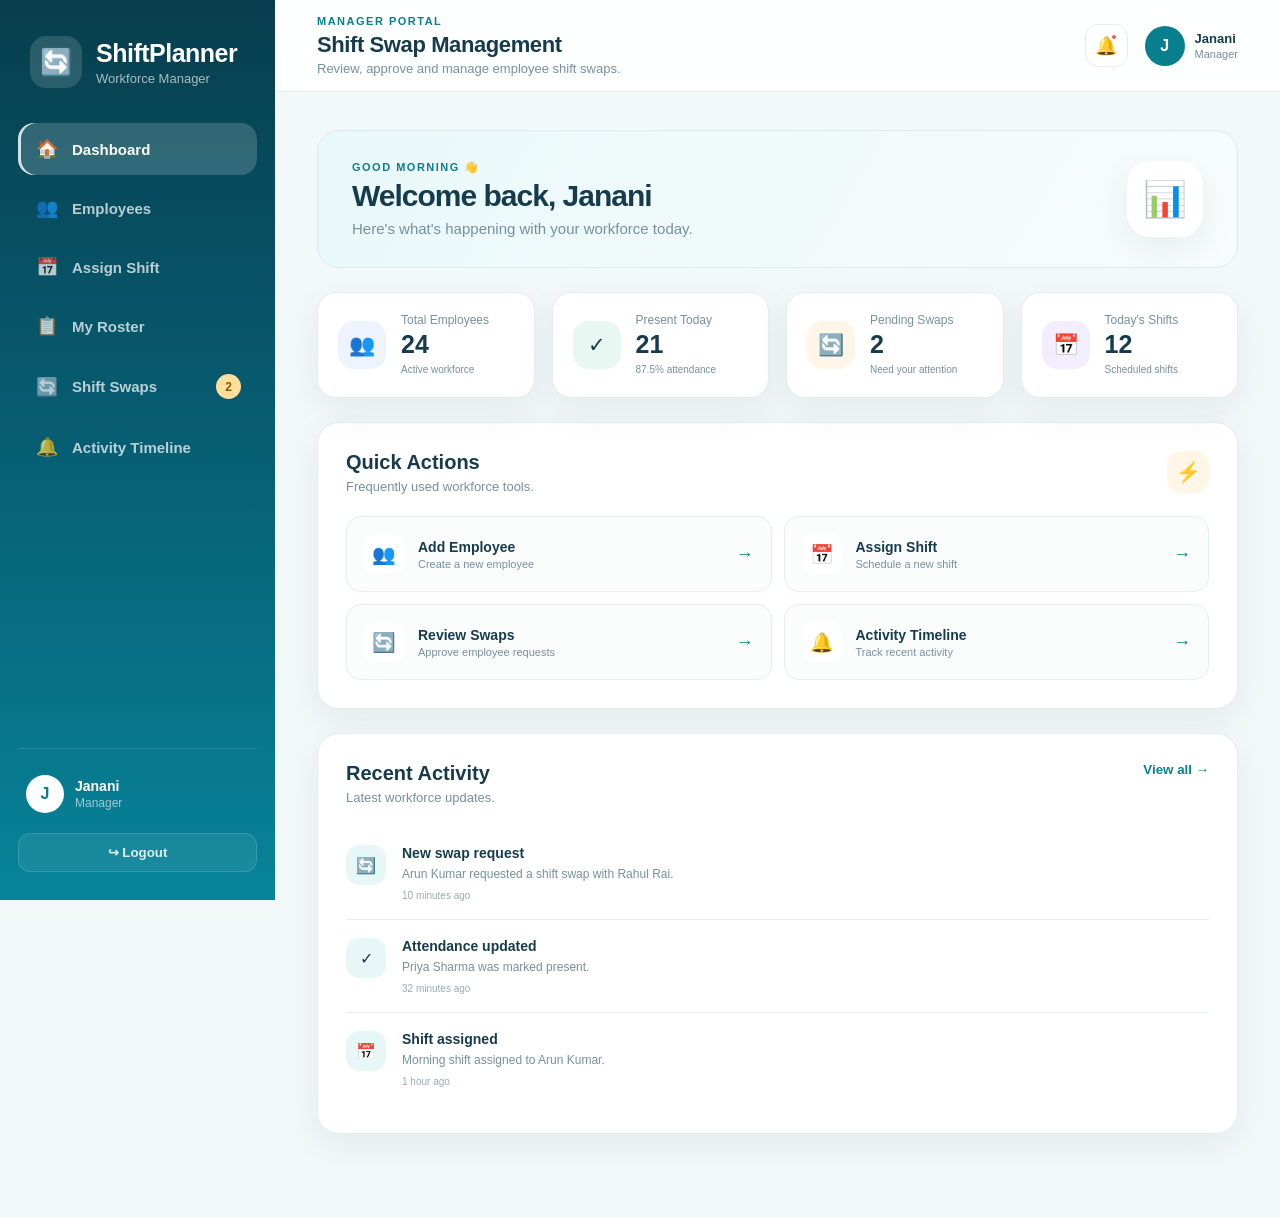
<file: src/main/resources/static/index.html>
<!DOCTYPE html>
<html lang="en">

<head>
    <meta charset="UTF-8">

    <meta
            name="viewport"
            content="width=device-width, initial-scale=1.0"
    >

    <title>ShiftPlanner | Manager Dashboard</title>

    <link rel="stylesheet" href="style.css">
</head>

<body>

<!-- =====================================================
     APP LAYOUT
===================================================== -->

<div class="app">

    <!-- =================================================
         SIDEBAR
    ================================================== -->

    <aside class="sidebar">

        <div class="brand">

            <div class="brand-logo">
                🔄
            </div>

            <div>
                <h1>ShiftPlanner</h1>
                <p>Workforce Manager</p>
            </div>

        </div>


        <!-- NAVIGATION -->

        <nav class="sidebar-nav">

            <button
                    class="nav-item active"
                    data-section="dashboard"
                    type="button"
            >
                <span class="nav-icon">🏠</span>
                <span>Dashboard</span>
            </button>


            <button
                    class="nav-item"
                    data-section="employees"
                    type="button"
            >
                <span class="nav-icon">👥</span>
                <span>Employees</span>
            </button>


            <button
                    class="nav-item"
                    data-section="assign"
                    type="button"
            >
                <span class="nav-icon">📅</span>
                <span>Assign Shift</span>
            </button>


            <button
                    class="nav-item"
                    data-section="roster"
                    type="button"
            >
                <span class="nav-icon">📋</span>
                <span>My Roster</span>
            </button>


            <button
                    class="nav-item"
                    data-section="swaps"
                    type="button"
            >
                <span class="nav-icon">🔄</span>

                <span>Shift Swaps</span>

                <span
                        class="nav-badge"
                        id="sidebarSwapCount"
                >
                    2
                </span>
            </button>


            <button
                    class="nav-item"
                    data-section="timeline"
                    type="button"
            >
                <span class="nav-icon">🔔</span>
                <span>Activity Timeline</span>
            </button>

        </nav>


        <!-- SIDEBAR BOTTOM -->

        <div class="sidebar-bottom">

            <div class="manager-mini">

                <div class="manager-avatar">
                    J
                </div>

                <div class="manager-info">
                    <strong>Janani</strong>
                    <span>Manager</span>
                </div>

            </div>


            <button
                    class="logout-btn"
                    id="logoutBtn"
                    type="button"
            >
                <span>↪</span>
                Logout
            </button>

        </div>

    </aside>



    <!-- =================================================
         MAIN CONTENT
    ================================================== -->

    <main class="main-content">

        <!-- TOPBAR -->

        <header class="topbar">

            <div class="mobile-menu" id="mobileMenu">
                ☰
            </div>

            <div class="topbar-title">

                <span class="eyebrow">
                    MANAGER PORTAL
                </span>

                <h2 id="pageTitle">
                    Shift Swap Management
                </h2>

                <p id="pageSubtitle">
                    Review, approve and manage employee shift swaps.
                </p>

            </div>


            <div class="topbar-actions">

                <button
                        class="icon-button"
                        id="notificationBtn"
                        type="button"
                        title="Notifications"
                >
                    🔔

                    <span
                            class="notification-dot"
                            id="notificationDot"
                    ></span>

                </button>


                <div class="profile-menu">

                    <div class="profile-avatar">
                        J
                    </div>

                    <div class="profile-text">
                        <strong>Janani</strong>
                        <span>Manager</span>
                    </div>

                </div>

            </div>

        </header>



        <!-- =================================================
             PAGE AREA
        ================================================== -->

        <section class="page-area">


            <!-- =============================================
                 DASHBOARD SECTION
            ============================================== -->

            <div
                    class="content-section active-section"
                    id="dashboardSection"
            >

                <div class="welcome-card">

                    <div>

                        <span class="eyebrow">
                            GOOD MORNING 👋
                        </span>

                        <h1>
                            Welcome back, Janani
                        </h1>

                        <p>
                            Here's what's happening with your workforce today.
                        </p>

                    </div>

                    <div class="welcome-icon">
                        📊
                    </div>

                </div>


                <!-- STATISTICS -->

                <div class="stats-grid">

                    <div class="stat-card">

                        <div class="stat-icon blue">
                            👥
                        </div>

                        <div>
                            <span>Total Employees</span>
                            <strong>24</strong>
                            <small>Active workforce</small>
                        </div>

                    </div>


                    <div class="stat-card">

                        <div class="stat-icon green">
                            ✓
                        </div>

                        <div>
                            <span>Present Today</span>
                            <strong>21</strong>
                            <small>87.5% attendance</small>
                        </div>

                    </div>


                    <div class="stat-card">

                        <div class="stat-icon orange">
                            🔄
                        </div>

                        <div>
                            <span>Pending Swaps</span>
                            <strong id="dashboardPendingCount">
                                2
                            </strong>
                            <small>Need your attention</small>
                        </div>

                    </div>


                    <div class="stat-card">

                        <div class="stat-icon purple">
                            📅
                        </div>

                        <div>
                            <span>Today's Shifts</span>
                            <strong>12</strong>
                            <small>Scheduled shifts</small>
                        </div>

                    </div>

                </div>



                <!-- QUICK ACTIONS -->

                <div class="panel">

                    <div class="panel-header">

                        <div>
                            <h3>Quick Actions</h3>

                            <p>
                                Frequently used workforce tools.
                            </p>
                        </div>

                        <span class="panel-icon">
                            ⚡
                        </span>

                    </div>


                    <div class="quick-actions">

                        <button
                                class="quick-action"
                                data-section-target="employees"
                                type="button"
                        >
                            <span>👥</span>

                            <div>
                                <strong>Add Employee</strong>
                                <small>
                                    Create a new employee
                                </small>
                            </div>

                            <b>→</b>
                        </button>


                        <button
                                class="quick-action"
                                data-section-target="assign"
                                type="button"
                        >
                            <span>📅</span>

                            <div>
                                <strong>Assign Shift</strong>
                                <small>
                                    Schedule a new shift
                                </small>
                            </div>

                            <b>→</b>
                        </button>


                        <button
                                class="quick-action"
                                data-section-target="swaps"
                                type="button"
                        >
                            <span>🔄</span>

                            <div>
                                <strong>Review Swaps</strong>
                                <small>
                                    Approve employee requests
                                </small>
                            </div>

                            <b>→</b>
                        </button>


                        <button
                                class="quick-action"
                                data-section-target="timeline"
                                type="button"
                        >
                            <span>🔔</span>

                            <div>
                                <strong>Activity Timeline</strong>
                                <small>
                                    Track recent activity
                                </small>
                            </div>

                            <b>→</b>
                        </button>

                    </div>

                </div>


                <!-- RECENT ACTIVITY -->

                <div class="panel">

                    <div class="panel-header">

                        <div>
                            <h3>Recent Activity</h3>
                            <p>Latest workforce updates.</p>
                        </div>

                        <button
                                class="text-button"
                                data-section-target="timeline"
                                type="button"
                        >
                            View all →
                        </button>

                    </div>

                    <div id="dashboardActivity"></div>

                </div>

            </div>



            <!-- =============================================
                 EMPLOYEES SECTION
            ============================================== -->

            <div
                    class="content-section"
                    id="employeesSection"
            >

                <div class="section-heading">

                    <div>
                        <span class="eyebrow">WORKFORCE</span>
                        <h1>Employees</h1>
                        <p>
                            Manage your workforce and attendance.
                        </p>
                    </div>

                    <button
                            class="primary-btn"
                            id="addEmployeeBtn"
                            type="button"
                    >
                        + Add Employee
                    </button>

                </div>


                <div class="panel">

                    <div class="employee-table">

                        <div class="employee-row table-heading">
                            <span>Name</span>
                            <span>Employee ID</span>
                            <span>Department</span>
                            <span>Status</span>
                            <span>Action</span>
                        </div>


                        <div class="employee-row">

                            <strong>Priya Sharma</strong>

                            <span>EMP002</span>

                            <span>Operations</span>

                            <span class="status present">
                                ● Present
                            </span>

                            <button
                                    class="small-btn danger"
                                    type="button"
                            >
                                Mark Absent
                            </button>

                        </div>


                        <div class="employee-row">

                            <strong>Rahul Rai</strong>

                            <span>EMP003</span>

                            <span>Support</span>

                            <span class="status absent">
                                ● Absent
                            </span>

                            <button
                                    class="small-btn success"
                                    type="button"
                            >
                                Mark Present
                            </button>

                        </div>


                        <div class="employee-row">

                            <strong>Arun Kumar</strong>

                            <span>EMP004</span>

                            <span>Production</span>

                            <span class="status present">
                                ● Present
                            </span>

                            <button
                                    class="small-btn danger"
                                    type="button"
                            >
                                Mark Absent
                            </button>

                        </div>

                    </div>

                </div>

            </div>



            <!-- =============================================
                 ASSIGN SHIFT SECTION
            ============================================== -->

            <div
                    class="content-section"
                    id="assignSection"
            >

                <div class="section-heading">

                    <div>
                        <span class="eyebrow">SCHEDULING</span>

                        <h1>Assign Shift</h1>

                        <p>
                            Schedule employees for upcoming shifts.
                        </p>
                    </div>

                </div>


                <div class="form-panel">

                    <div class="form-group">

                        <label>Employee</label>

                        <select id="assignEmployee">

                            <option>
                                Priya Sharma
                            </option>

                            <option>
                                Rahul Rai
                            </option>

                            <option>
                                Arun Kumar
                            </option>

                        </select>

                    </div>


                    <div class="form-group">

                        <label>Date</label>

                        <input
                                type="date"
                                id="assignDate"
                        >

                    </div>


                    <div class="form-group">

                        <label>Shift</label>

                        <select id="assignShift">

                            <option>
                                Morning
                            </option>

                            <option>
                                Afternoon
                            </option>

                            <option>
                                Night
                            </option>

                        </select>

                    </div>


                    <div class="form-group">

                        <label>Time</label>

                        <select id="assignTime">

                            <option>
                                06:00 - 14:00
                            </option>

                            <option>
                                14:00 - 22:00
                            </option>

                            <option>
                                22:00 - 06:00
                            </option>

                        </select>

                    </div>


                    <button
                            class="primary-btn"
                            id="assignShiftBtn"
                            type="button"
                    >
                        Assign Shift
                    </button>

                </div>

            </div>



            <!-- =============================================
                 ROSTER SECTION
            ============================================== -->

            <div
                    class="content-section"
                    id="rosterSection"
            >

                <div class="section-heading">

                    <div>
                        <span class="eyebrow">SCHEDULE</span>

                        <h1>My Roster</h1>

                        <p>
                            View today's workforce schedule.
                        </p>
                    </div>

                </div>


                <div class="roster-grid">

                    <div class="roster-card">

                        <span class="roster-day">
                            TODAY
                        </span>

                        <h3>Monday, 28 September</h3>

                        <div class="roster-shift">
                            <strong>Morning</strong>
                            <span>06:00 - 14:00</span>
                            <small>8 employees</small>
                        </div>

                        <div class="roster-shift">
                            <strong>Afternoon</strong>
                            <span>14:00 - 22:00</span>
                            <small>7 employees</small>
                        </div>

                        <div class="roster-shift">
                            <strong>Night</strong>
                            <span>22:00 - 06:00</span>
                            <small>5 employees</small>
                        </div>

                    </div>

                </div>

            </div>



            <!-- =============================================
                 SHIFT SWAPS SECTION
            ============================================== -->

            <div
                    class="content-section"
                    id="swapsSection"
            >

                <div class="section-heading">

                    <div>
                        <span class="eyebrow">
                            APPROVAL CENTER
                        </span>

                        <h1>
                            Shift Swap Management
                        </h1>

                        <p>
                            Review, approve or reject employee shift swaps.
                        </p>
                    </div>

                    <div class="approval-badge">
                        🔄
                        <span id="approvalCount">
                            2 Pending
                        </span>
                    </div>

                </div>


                <!-- SEARCH + FILTER -->

                <div class="filter-panel">

                    <div class="search-box">

                        <span>🔍</span>

                        <input
                                type="text"
                                id="swapSearch"
                                placeholder="Search employee or shift..."
                        >

                    </div>


                    <select id="swapFilter">

                        <option value="all">
                            All Requests
                        </option>

                        <option value="pending">
                            Pending
                        </option>

                        <option value="accepted">
                            Accepted
                        </option>

                        <option value="rejected">
                            Rejected
                        </option>

                    </select>

                </div>


                <!-- SWAP CARDS -->

                <div id="swapList"></div>

            </div>



            <!-- =============================================
                 TIMELINE SECTION
            ============================================== -->

            <div
                    class="content-section"
                    id="timelineSection"
            >

                <div class="section-heading">

                    <div>
                        <span class="eyebrow">
                            WORKFORCE ACTIVITY
                        </span>

                        <h1>
                            Activity Timeline
                        </h1>

                        <p>
                            Track important workforce events.
                        </p>
                    </div>

                </div>


                <div class="timeline-panel">

                    <div id="timelineList"></div>

                </div>

            </div>

        </section>

    </main>

</div>



<!-- =====================================================
     CONFIRMATION MODAL
===================================================== -->

<div
        class="modal-overlay"
        id="confirmModal"
>

    <div class="modal">

        <button
                class="modal-close"
                id="modalClose"
                type="button"
        >
            ×
        </button>


        <div
                class="modal-icon"
                id="modalIcon"
        >
            🔄
        </div>


        <h2 id="modalTitle">
            Confirm Action
        </h2>


        <p id="modalMessage">
            Are you sure?
        </p>


        <div class="modal-actions">

            <button
                    class="secondary-btn"
                    id="cancelModal"
                    type="button"
            >
                Cancel
            </button>


            <button
                    class="primary-btn"
                    id="confirmAction"
                    type="button"
            >
                Confirm
            </button>

        </div>

    </div>

</div>



<!-- =====================================================
     NOTIFICATION PANEL
===================================================== -->

<div
        class="notification-panel"
        id="notificationPanel"
>

    <div class="notification-header">

        <div>
            <strong>Notifications</strong>
            <span>Latest updates</span>
        </div>

        <button
                id="closeNotifications"
                type="button"
        >
            ×
        </button>

    </div>


    <div id="notificationList"></div>

</div>



<!-- =====================================================
     TOAST
===================================================== -->

<div
        class="toast"
        id="toast"
>

    <span id="toastIcon">
        ✓
    </span>

    <div>
        <strong id="toastTitle">
            Success
        </strong>

        <p id="toastMessage">
            Action completed.
        </p>
    </div>

</div>
<!-- =========================================================
     EMPLOYEE DASHBOARD
========================================================= -->

<section
        id="employeeDashboardSection"
        class="employee-dashboard-section"
>

    <!-- EMPLOYEE HEADER -->

    <div class="employee-welcome">

        <div>

            <span class="employee-label">
                EMPLOYEE PORTAL
            </span>

            <h1>
                Welcome back, Employee 👋
            </h1>

            <p>
                Manage your shifts, request swaps and track approvals.
            </p>

        </div>

        <div class="employee-profile">

            <div class="employee-avatar">
                EM
            </div>

            <div>
                <strong id="employeeDisplayName">
                    Employee
                </strong>

                <small>
                    Employee
                </small>
            </div>

        </div>

    </div>


    <!-- =====================================================
         EMPLOYEE QUICK CARDS
    ====================================================== -->

    <div class="employee-stats">

        <div class="employee-stat-card">

            <div class="employee-stat-icon">
                📅
            </div>

            <div>

                <span>Next Shift</span>

                <strong id="employeeNextShift">
                    Morning
                </strong>

            </div>

        </div>


        <div class="employee-stat-card">

            <div class="employee-stat-icon">
                🔄
            </div>

            <div>

                <span>My Requests</span>

                <strong id="employeeRequestCount">
                    0
                </strong>

            </div>

        </div>


        <div class="employee-stat-card">

            <div class="employee-stat-icon">
                ⏳
            </div>

            <div>

                <span>Pending</span>

                <strong id="employeePendingCount">
                    0
                </strong>

            </div>

        </div>


        <div class="employee-stat-card">

            <div class="employee-stat-icon">
                🔔
            </div>

            <div>

                <span>Notifications</span>

                <strong id="employeeNotificationCount">
                    0
                </strong>

            </div>

        </div>

    </div>


    <!-- =====================================================
         TODAY'S SHIFT
    ====================================================== -->

    <div class="employee-main-grid">

        <div class="employee-panel today-shift-panel">

            <div class="employee-panel-header">

                <div>

                    <span class="panel-kicker">
                        TODAY'S SCHEDULE
                    </span>

                    <h2>
                        My Shift
                    </h2>

                </div>

                <span class="shift-live-badge">
                    ● Scheduled
                </span>

            </div>


            <div class="today-shift-card">

                <div class="big-shift-icon">
                    🌅
                </div>

                <div>

                    <h3 id="todayShiftName">
                        Morning Shift
                    </h3>

                    <p id="todayShiftTime">
                        06:00 - 14:00
                    </p>

                    <span id="todayShiftDate">
                        28 September 2026
                    </span>

                </div>

            </div>

        </div>


        <!-- QUICK ACTIONS -->

        <div class="employee-panel">

            <div class="employee-panel-header">

                <div>

                    <span class="panel-kicker">
                        QUICK ACTIONS
                    </span>

                    <h2>
                        What would you like to do?
                    </h2>

                </div>

            </div>


            <div class="employee-actions">

                <button
                        type="button"
                        class="employee-action-btn"
                        id="viewRosterBtn"
                >

                    <span>📅</span>

                    <div>
                        <strong>View My Roster</strong>
                        <small>See all assigned shifts</small>
                    </div>

                </button>


                <button
                        type="button"
                        class="employee-action-btn"
                        id="requestSwapBtn"
                >

                    <span>🔄</span>

                    <div>
                        <strong>Request Shift Swap</strong>
                        <small>Ask a colleague to swap</small>
                    </div>

                </button>


                <button
                        type="button"
                        class="employee-action-btn"
                        id="viewRequestsBtn"
                >

                    <span>📨</span>

                    <div>
                        <strong>Swap Requests</strong>
                        <small>Accept or decline requests</small>
                    </div>

                </button>

            </div>

        </div>

    </div>


    <!-- =====================================================
         MY ROSTER
    ====================================================== -->

    <div
            class="employee-panel"
            id="employeeRosterPanel"
    >

        <div class="employee-panel-header">

            <div>

                <span class="panel-kicker">
                    MY SCHEDULE
                </span>

                <h2>
                    My Roster
                </h2>

            </div>

        </div>


        <div class="employee-table-wrapper">

            <table class="employee-table">

                <thead>

                <tr>

                    <th>Date</th>

                    <th>Shift</th>

                    <th>Time</th>

                    <th>Status</th>

                </tr>

                </thead>

                <tbody id="employeeRosterBody">

                </tbody>

            </table>

        </div>

    </div>


    <!-- =====================================================
         REQUEST SWAP
    ====================================================== -->

    <div
            class="employee-panel"
            id="employeeSwapPanel"
    >

        <div class="employee-panel-header">

            <div>

                <span class="panel-kicker">
                    SHIFT MANAGEMENT
                </span>

                <h2>
                    Request a Shift Swap
                </h2>

            </div>

        </div>


        <div class="swap-form-grid">

            <div class="employee-form-group">

                <label>
                    My Shift
                </label>

                <select id="employeeShiftSelect">

                </select>

            </div>


            <div class="employee-form-group">

                <label>
                    Swap With
                </label>

                <select id="employeeColleagueSelect">

                </select>

            </div>


            <div class="employee-form-group full-width">

                <label>
                    Reason
                </label>

                <textarea
                        id="employeeSwapReason"
                        rows="4"
                        placeholder="Enter the reason for requesting this swap..."
                ></textarea>

            </div>

        </div>


        <button
                type="button"
                class="employee-primary-btn"
                id="sendSwapRequestBtn"
        >
            🔄 Send Swap Request
        </button>


        <p
                id="employeeSwapMessage"
                class="employee-message"
        ></p>

    </div>


    <!-- =====================================================
         INCOMING REQUESTS
    ====================================================== -->

    <div
            class="employee-panel"
            id="incomingRequestsPanel"
    >

        <div class="employee-panel-header">

            <div>

                <span class="panel-kicker">
                    COLLEAGUE REQUESTS
                </span>

                <h2>
                    Incoming Swap Requests
                </h2>

            </div>

        </div>


        <div id="incomingSwapList">

        </div>

    </div>


    <!-- =====================================================
         MY SWAP REQUESTS
    ====================================================== -->

    <div class="employee-panel">

        <div class="employee-panel-header">

            <div>

                <span class="panel-kicker">
                    TRACKING
                </span>

                <h2>
                    My Swap Requests
                </h2>

            </div>

        </div>


        <div id="myEmployeeSwapList">

        </div>

    </div>


    <!-- =====================================================
         EMPLOYEE ACTIVITY
    ====================================================== -->

    <div class="employee-panel">

        <div class="employee-panel-header">

            <div>

                <span class="panel-kicker">
                    RECENT ACTIVITY
                </span>

                <h2>
                    My Activity
                </h2>

            </div>

        </div>


        <div id="employeeActivityList">

        </div>

    </div>


    <!-- LOGOUT -->

    <div class="employee-logout-area">

        <button
                type="button"
                id="employeeLogoutBtn"
                class="employee-logout-btn"
        >
            🚪 Logout
        </button>

    </div>

</section>



<script src="app.js"></script>

</body>
</html>
</file>
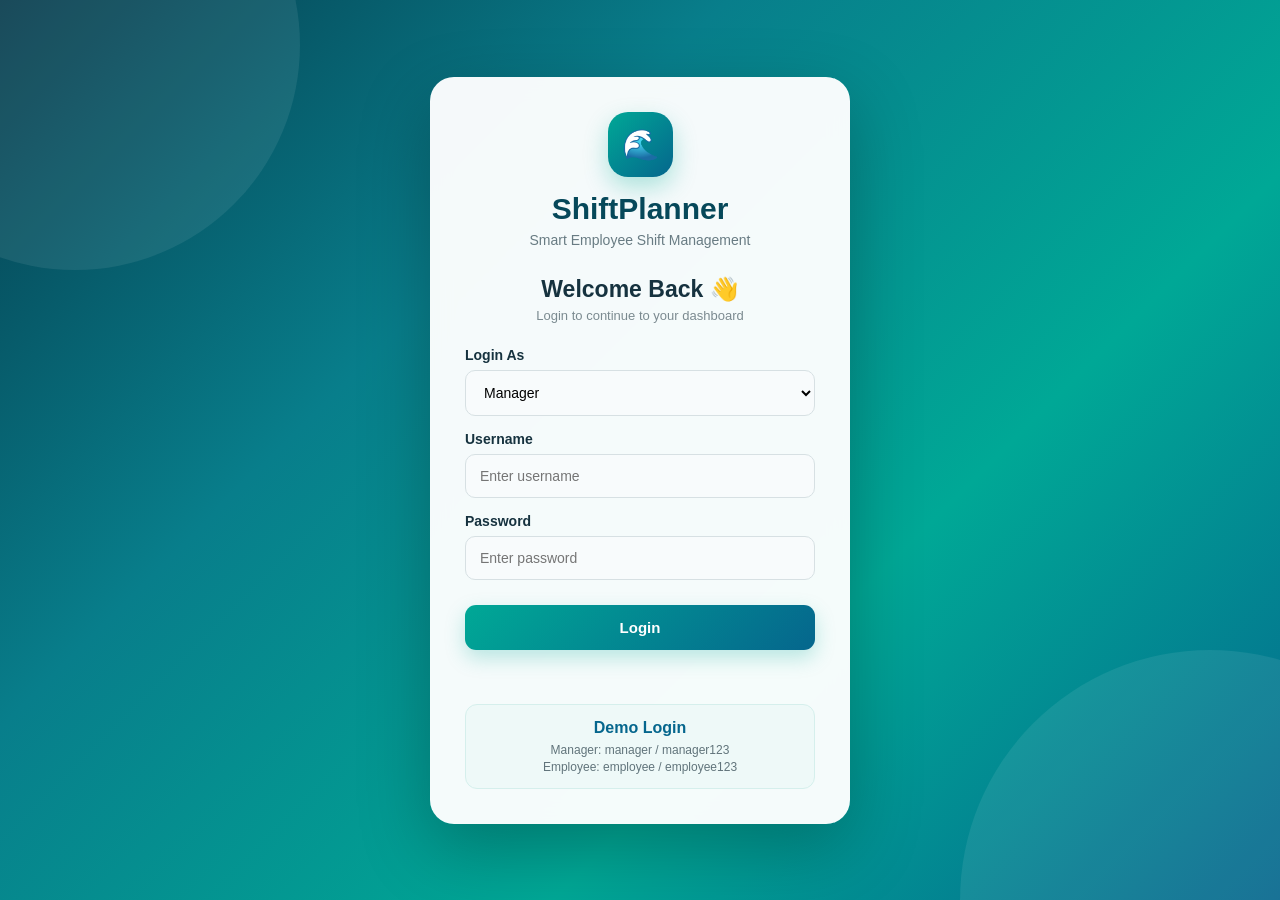
<file: src/main/resources/static/login.html>
<!DOCTYPE html>
<html lang="en">
<head>
    <meta charset="UTF-8">

    <meta
            name="viewport"
            content="width=device-width, initial-scale=1.0"
    >

    <title>ShiftPlanner - Login</title>

    <link
            rel="stylesheet"
            href="login.css"
    >
</head>

<body>

<div class="login-page">

    <div class="login-background"></div>

    <div class="login-card">

        <div class="brand-section">

            <div class="brand-icon">
                🌊
            </div>

            <h1>ShiftPlanner</h1>

            <p>
                Smart Employee Shift Management
            </p>

        </div>


        <div class="login-form">

            <h2>Welcome Back 👋</h2>

            <p class="login-subtitle">
                Login to continue to your dashboard
            </p>


            <label for="role">
                Login As
            </label>

            <select id="role">

                <option value="manager">
                    Manager
                </option>

                <option value="employee">
                    Employee
                </option>

            </select>


            <label for="username">
                Username
            </label>

            <input
                    type="text"
                    id="username"
                    placeholder="Enter username"
                    autocomplete="username"
            >


            <label for="password">
                Password
            </label>

            <input
                    type="password"
                    id="password"
                    placeholder="Enter password"
                    autocomplete="current-password"
            >


            <button
                    id="loginButton"
                    type="button"
            >
                Login
            </button>


            <p
                    id="loginMessage"
                    class="login-message"
            ></p>


            <div class="demo-login">

                <p>Demo Login</p>

                <span>
                    Manager: manager / manager123
                </span>

                <span>
                    Employee: employee / employee123
                </span>

            </div>

        </div>

    </div>

</div>

<script src="login.js"></script>

</body>
</html>
</file>
<file: src/main/resources/static/style.css>
/* =========================================================
   SHIFTP LANNER
   PROFESSIONAL WORKFORCE MANAGEMENT UI
========================================================= */

* {
    margin: 0;
    padding: 0;
    box-sizing: border-box;
}

:root {

    --primary: #087f8c;
    --primary-dark: #075c68;
    --primary-light: #e7f7f8;

    --text: #163b4d;
    --text-light: #78909c;

    --white: #ffffff;

    --background: #f3f8f9;
    --surface: #ffffff;
    --border: #e4edef;

    --green: #008f72;
    --green-bg: #e7f8f3;

    --red: #d62f2f;
    --red-bg: #fff0f0;

    --orange: #d98216;
    --orange-bg: #fff6e7;

    --blue: #3677d8;
    --blue-bg: #edf4ff;

    --purple: #7755c7;
    --purple-bg: #f2edff;

    --shadow:
            0 12px 35px rgba(18, 66, 80, 0.07);

    --radius: 22px;
}

html {
    scroll-behavior: smooth;
}

body {

    font-family:
            Inter,
            "Segoe UI",
            Arial,
            sans-serif;

    background: var(--background);

    color: var(--text);

    min-height: 100vh;
}


/* =========================================================
   APP
========================================================= */

.app {
    display: flex;
    min-height: 100vh;
}


/* =========================================================
   SIDEBAR
========================================================= */

.sidebar {

    width: 275px;

    min-height: 100vh;

    background:
            linear-gradient(
                    180deg,
                    #073e4d 0%,
                    #075d72 48%,
                    #07849a 100%
            );

    color: white;

    padding: 28px 18px;

    display: flex;

    flex-direction: column;

    position: fixed;

    left: 0;
    top: 0;
    bottom: 0;

    z-index: 100;
}


/* BRAND */

.brand {

    display: flex;

    align-items: center;

    gap: 14px;

    padding: 8px 12px 35px;
}

.brand-logo {

    width: 52px;
    height: 52px;

    border-radius: 16px;

    display: flex;

    align-items: center;
    justify-content: center;

    background: rgba(255,255,255,0.14);

    font-size: 26px;
}

.brand h1 {

    font-size: 25px;

    font-weight: 800;

    letter-spacing: -0.5px;
}

.brand p {

    font-size: 13px;

    color: rgba(255,255,255,0.65);

    margin-top: 3px;
}


/* NAV */

.sidebar-nav {

    display: flex;

    flex-direction: column;

    gap: 7px;
}

.nav-item {

    width: 100%;

    border: none;

    background: transparent;

    color: rgba(255,255,255,0.72);

    padding: 15px 16px;

    border-radius: 16px;

    display: flex;

    align-items: center;

    gap: 13px;

    font-size: 15px;

    font-weight: 600;

    cursor: pointer;

    text-align: left;

    transition: 0.25s ease;
}

.nav-item:hover {

    background: rgba(255,255,255,0.10);

    color: white;

    transform: translateX(2px);
}

.nav-item.active {

    background: rgba(255,255,255,0.17);

    color: white;

    box-shadow:
            inset 3px 0 0 rgba(255,255,255,0.8);
}

.nav-icon {

    width: 25px;

    text-align: center;

    font-size: 18px;
}

.nav-badge {

    margin-left: auto;

    background: #ffdf9b;

    color: #895900;

    min-width: 25px;

    height: 25px;

    border-radius: 20px;

    display: flex;

    align-items: center;

    justify-content: center;

    font-size: 12px;

    font-weight: 800;
}


/* SIDEBAR BOTTOM */

.sidebar-bottom {

    margin-top: auto;

    border-top: 1px solid rgba(255,255,255,0.12);

    padding-top: 18px;
}

.manager-mini {

    display: flex;

    align-items: center;

    gap: 11px;

    padding: 8px;
}

.manager-avatar {

    width: 38px;
    height: 38px;

    border-radius: 50%;

    background: white;

    color: var(--primary);

    display: flex;

    align-items: center;

    justify-content: center;

    font-weight: 800;
}

.manager-info {

    display: flex;

    flex-direction: column;

    gap: 2px;
}

.manager-info strong {
    font-size: 14px;
}

.manager-info span {

    font-size: 12px;

    color: rgba(255,255,255,0.6);
}

.logout-btn {

    width: 100%;

    border: 1px solid rgba(255,255,255,0.14);

    background: rgba(255,255,255,0.07);

    color: rgba(255,255,255,0.85);

    border-radius: 12px;

    padding: 11px;

    margin-top: 12px;

    cursor: pointer;

    font-weight: 600;

    transition: 0.2s;
}

.logout-btn:hover {

    background: rgba(255,255,255,0.14);

    color: white;
}


/* =========================================================
   MAIN CONTENT
========================================================= */

.main-content {

    margin-left: 275px;

    width: calc(100% - 275px);

    min-height: 100vh;
}


/* TOPBAR */

.topbar {

    height: 92px;

    padding: 20px 42px;

    display: flex;

    align-items: center;

    justify-content: space-between;

    background: rgba(255,255,255,0.88);

    backdrop-filter: blur(15px);

    border-bottom: 1px solid var(--border);

    position: sticky;

    top: 0;

    z-index: 50;
}

.eyebrow {

    display: block;

    color: var(--primary);

    font-size: 11px;

    font-weight: 800;

    letter-spacing: 1.5px;

    margin-bottom: 5px;
}

.topbar-title h2 {

    font-size: 22px;

    font-weight: 800;

    letter-spacing: -0.4px;
}

.topbar-title p {

    color: var(--text-light);

    font-size: 13px;

    margin-top: 3px;
}

.topbar-actions {

    display: flex;

    align-items: center;

    gap: 17px;
}

.icon-button {

    width: 43px;
    height: 43px;

    border: 1px solid var(--border);

    background: white;

    border-radius: 13px;

    cursor: pointer;

    position: relative;

    font-size: 18px;

    transition: 0.2s;
}

.icon-button:hover {

    background: var(--primary-light);

    border-color: #c9e9eb;
}

.notification-dot {

    position: absolute;

    width: 8px;
    height: 8px;

    background: #e85d5d;

    border-radius: 50%;

    top: 8px;
    right: 9px;

    border: 2px solid white;
}

.profile-menu {

    display: flex;

    align-items: center;

    gap: 10px;
}

.profile-avatar {

    width: 40px;
    height: 40px;

    border-radius: 50%;

    background: var(--primary);

    color: white;

    display: flex;

    align-items: center;
    justify-content: center;

    font-weight: 800;
}

.profile-text {

    display: flex;

    flex-direction: column;

    gap: 2px;
}

.profile-text strong {
    font-size: 13px;
}

.profile-text span {

    font-size: 11px;

    color: var(--text-light);
}

.mobile-menu {
    display: none;
}


/* =========================================================
   PAGE
========================================================= */

.page-area {

    max-width: 1450px;

    margin: auto;

    padding: 38px 42px 60px;
}


/* SECTIONS */

.content-section {
    display: none;
}

.active-section {
    display: block;
}


/* =========================================================
   WELCOME
========================================================= */

.welcome-card {

    background:
            linear-gradient(
                    120deg,
                    #e9f8f9,
                    #f8fcfc
            );

    border: 1px solid #d7edef;

    border-radius: var(--radius);

    padding: 30px 34px;

    display: flex;

    justify-content: space-between;

    align-items: center;

    margin-bottom: 24px;
}

.welcome-card h1 {

    font-size: 30px;

    letter-spacing: -1px;

    margin-bottom: 7px;
}

.welcome-card p {

    color: var(--text-light);

    font-size: 15px;
}

.welcome-icon {

    width: 76px;
    height: 76px;

    border-radius: 23px;

    background: white;

    display: flex;

    align-items: center;
    justify-content: center;

    font-size: 35px;

    box-shadow: var(--shadow);
}


/* =========================================================
   STATS
========================================================= */

.stats-grid {

    display: grid;

    grid-template-columns:
        repeat(4, 1fr);

    gap: 17px;

    margin-bottom: 24px;
}

.stat-card {

    background: white;

    border: 1px solid var(--border);

    border-radius: 19px;

    padding: 20px;

    display: flex;

    align-items: center;

    gap: 15px;

    box-shadow: var(--shadow);

    transition: 0.2s;
}

.stat-card:hover {

    transform: translateY(-3px);

    box-shadow:
            0 16px 40px rgba(18,66,80,0.10);
}

.stat-icon {

    width: 48px;
    height: 48px;

    border-radius: 15px;

    display: flex;

    align-items: center;
    justify-content: center;

    font-size: 21px;

    flex-shrink: 0;
}

.stat-icon.blue {
    background: var(--blue-bg);
}

.stat-icon.green {
    background: var(--green-bg);
}

.stat-icon.orange {
    background: var(--orange-bg);
}

.stat-icon.purple {
    background: var(--purple-bg);
}

.stat-card span {

    display: block;

    color: var(--text-light);

    font-size: 12px;

    margin-bottom: 3px;
}

.stat-card strong {

    display: block;

    font-size: 25px;
}

.stat-card small {

    color: var(--text-light);

    font-size: 10px;
}


/* =========================================================
   PANELS
========================================================= */

.panel {

    background: white;

    border: 1px solid var(--border);

    border-radius: var(--radius);

    padding: 28px;

    box-shadow: var(--shadow);

    margin-bottom: 24px;
}

.panel-header {

    display: flex;

    justify-content: space-between;

    align-items: flex-start;

    margin-bottom: 22px;
}

.panel-header h3 {

    font-size: 20px;

    margin-bottom: 5px;
}

.panel-header p {

    color: var(--text-light);

    font-size: 13px;
}

.panel-icon {

    width: 42px;
    height: 42px;

    border-radius: 13px;

    background: var(--orange-bg);

    display: flex;

    align-items: center;
    justify-content: center;

    font-size: 20px;
}


/* QUICK ACTIONS */

.quick-actions {

    display: grid;

    grid-template-columns:
        repeat(2, 1fr);

    gap: 12px;
}

.quick-action {

    border: 1px solid var(--border);

    background: #fbfdfd;

    border-radius: 15px;

    padding: 17px;

    display: flex;

    align-items: center;

    gap: 14px;

    cursor: pointer;

    text-align: left;

    color: var(--text);

    transition: 0.2s;
}

.quick-action:hover {

    border-color: #c4e4e7;

    background: var(--primary-light);

    transform: translateY(-2px);
}

.quick-action > span {

    width: 40px;
    height: 40px;

    border-radius: 12px;

    display: flex;

    align-items: center;
    justify-content: center;

    background: white;

    font-size: 19px;
}

.quick-action div {
    flex: 1;
}

.quick-action strong {

    display: block;

    font-size: 14px;
}

.quick-action small {

    color: var(--text-light);

    display: block;

    margin-top: 3px;

    font-size: 11px;
}

.quick-action b {

    color: var(--primary);

    font-size: 18px;
}


/* =========================================================
   SECTION HEADING
========================================================= */

.section-heading {

    display: flex;

    align-items: flex-end;

    justify-content: space-between;

    margin-bottom: 25px;
}

.section-heading h1 {

    font-size: 31px;

    letter-spacing: -1px;

    margin-bottom: 5px;
}

.section-heading p {

    color: var(--text-light);

    font-size: 14px;
}

.primary-btn,
.secondary-btn {

    border: none;

    border-radius: 12px;

    padding: 13px 21px;

    font-size: 14px;

    font-weight: 700;

    cursor: pointer;

    transition: 0.2s;
}

.primary-btn {

    background: var(--primary);

    color: white;

    box-shadow:
            0 7px 17px rgba(8,127,140,0.18);
}

.primary-btn:hover {

    background: var(--primary-dark);

    transform: translateY(-1px);
}

.secondary-btn {

    background: #f0f4f5;

    color: var(--text);
}

.secondary-btn:hover {

    background: #e4ebed;
}

.text-button {

    border: none;

    background: transparent;

    color: var(--primary);

    font-weight: 700;

    cursor: pointer;
}

.approval-badge {

    background: var(--orange-bg);

    color: var(--orange);

    padding: 11px 17px;

    border-radius: 30px;

    font-size: 13px;

    font-weight: 700;
}


/* =========================================================
   SWAP FILTER
========================================================= */

.filter-panel {

    background: white;

    border: 1px solid var(--border);

    border-radius: 18px;

    padding: 15px;

    display: flex;

    gap: 12px;

    margin-bottom: 20px;

    box-shadow: var(--shadow);
}

.search-box {

    flex: 1;

    border: 1px solid var(--border);

    border-radius: 11px;

    display: flex;

    align-items: center;

    padding: 0 13px;

    gap: 8px;
}

.search-box input {

    border: none;

    outline: none;

    width: 100%;

    padding: 11px 0;

    font-size: 14px;

    color: var(--text);

    background: transparent;
}

.filter-panel select {

    border: 1px solid var(--border);

    border-radius: 11px;

    padding: 0 15px;

    outline: none;

    color: var(--text);

    background: white;

    font-weight: 600;
}


/* =========================================================
   SWAP CARD
========================================================= */

.swap-card {

    background: white;

    border: 1px solid var(--border);

    border-radius: var(--radius);

    margin-bottom: 18px;

    padding: 25px;

    box-shadow: var(--shadow);

    transition: 0.25s;
}

.swap-card:hover {

    box-shadow:
            0 16px 40px rgba(18,66,80,0.10);

    transform: translateY(-2px);
}

.swap-header {

    display: flex;

    align-items: center;

    justify-content: space-between;

    gap: 15px;

    margin-bottom: 22px;
}

.swap-people {

    display: flex;

    align-items: center;

    gap: 13px;
}

.swap-person-avatar {

    width: 46px;
    height: 46px;

    border-radius: 14px;

    background: var(--primary-light);

    color: var(--primary);

    display: flex;

    align-items: center;
    justify-content: center;

    font-weight: 800;
}

.swap-person-name {

    font-size: 17px;

    font-weight: 800;
}

.swap-arrow {

    color: var(--primary);

    font-size: 20px;

    margin: 0 4px;
}


/* STATUS */

.swap-status {

    padding: 8px 14px;

    border-radius: 30px;

    font-size: 12px;

    font-weight: 800;
}

.status-pending {

    background: var(--orange-bg);

    color: var(--orange);
}

.status-accepted {

    background: var(--green-bg);

    color: var(--green);
}

.status-rejected {

    background: var(--red-bg);

    color: var(--red);
}


/* SWAP INFO */

.swap-info-grid {

    display: grid;

    grid-template-columns:
        repeat(4, 1fr);

    gap: 12px;

    margin-bottom: 20px;
}

.swap-info {

    background: #f7fafb;

    border: 1px solid #edf2f3;

    border-radius: 14px;

    padding: 15px;
}

.swap-info label {

    display: block;

    color: var(--text-light);

    font-size: 11px;

    text-transform: uppercase;

    letter-spacing: .6px;

    margin-bottom: 7px;
}

.swap-info strong {

    font-size: 14px;
}


/* APPROVAL TRACK */

.approval-track {

    display: flex;

    align-items: center;

    gap: 8px;

    margin-bottom: 20px;
}

.track-step {

    display: flex;

    align-items: center;

    gap: 7px;

    font-size: 12px;

    color: var(--text-light);
}

.track-dot {

    width: 25px;
    height: 25px;

    border-radius: 50%;

    display: flex;

    align-items: center;
    justify-content: center;

    background: #edf1f2;

    font-size: 11px;
}

.track-step.done {

    color: var(--green);

    font-weight: 700;
}

.track-step.done .track-dot {

    background: var(--green-bg);

    color: var(--green);
}

.track-line {

    flex: 1;

    height: 1px;

    background: #e1e8e9;

    max-width: 90px;
}


/* SWAP ACTIONS */

.swap-actions {

    border-top: 1px solid var(--border);

    padding-top: 18px;

    display: flex;

    align-items: center;

    justify-content: space-between;

    gap: 12px;
}

.swap-actions-left {

    color: var(--text-light);

    font-size: 12px;
}

.swap-buttons {

    display: flex;

    gap: 9px;
}

.accept-btn,
.reject-btn {

    border: none;

    padding: 11px 17px;

    border-radius: 11px;

    font-weight: 800;

    font-size: 13px;

    cursor: pointer;

    transition: 0.2s;
}

.accept-btn {

    background: var(--green-bg);

    color: var(--green);
}

.accept-btn:hover {

    background: var(--green);

    color: white;
}

.reject-btn {

    background: var(--red-bg);

    color: var(--red);
}

.reject-btn:hover {

    background: var(--red);

    color: white;
}


/* =========================================================
   EMPLOYEE TABLE
========================================================= */

.employee-table {
    width: 100%;
}

.employee-row {

    display: grid;

    grid-template-columns:
        1.4fr 1fr 1.2fr 1fr 1fr;

    align-items: center;

    gap: 15px;

    padding: 17px 10px;

    border-bottom: 1px solid var(--border);

    font-size: 13px;
}

.employee-row:last-child {
    border-bottom: none;
}

.table-heading {

    color: var(--text-light);

    font-size: 11px;

    text-transform: uppercase;

    font-weight: 800;

    letter-spacing: .6px;
}

.status.present {

    color: var(--green);

    font-weight: 700;
}

.status.absent {

    color: var(--red);

    font-weight: 700;
}

.small-btn {

    border: none;

    padding: 9px 12px;

    border-radius: 9px;

    font-size: 11px;

    font-weight: 700;

    cursor: pointer;
}

.small-btn.danger {

    color: var(--red);

    background: var(--red-bg);
}

.small-btn.success {

    color: var(--green);

    background: var(--green-bg);
}


/* =========================================================
   FORM
========================================================= */

.form-panel {

    background: white;

    border: 1px solid var(--border);

    border-radius: var(--radius);

    padding: 30px;

    box-shadow: var(--shadow);

    display: grid;

    grid-template-columns:
        repeat(2, 1fr);

    gap: 20px;
}

.form-group {

    display: flex;

    flex-direction: column;

    gap: 8px;
}

.form-group label {

    font-size: 12px;

    font-weight: 700;

    color: var(--text-light);
}

.form-group input,
.form-group select {

    border: 1px solid var(--border);

    border-radius: 11px;

    padding: 13px;

    outline: none;

    background: #fbfdfd;

    color: var(--text);

    font-size: 14px;
}

.form-group input:focus,
.form-group select:focus {

    border-color: var(--primary);

    box-shadow:
            0 0 0 3px rgba(8,127,140,0.08);
}

.form-panel > .primary-btn {

    width: fit-content;

    grid-column: 1 / -1;
}


/* =========================================================
   ROSTER
========================================================= */

.roster-grid {

    display: grid;

    grid-template-columns:
        repeat(3, 1fr);

    gap: 18px;
}

.roster-card {

    background: white;

    border: 1px solid var(--border);

    border-radius: var(--radius);

    padding: 25px;

    box-shadow: var(--shadow);
}

.roster-day {

    font-size: 11px;

    color: var(--primary);

    font-weight: 800;

    letter-spacing: 1px;
}

.roster-card h3 {

    margin: 7px 0 20px;

    font-size: 18px;
}

.roster-shift {

    padding: 15px;

    background: #f7fafb;

    border-radius: 13px;

    margin-bottom: 9px;
}

.roster-shift strong {

    display: block;

    font-size: 14px;
}

.roster-shift span {

    display: block;

    color: var(--primary);

    font-size: 12px;

    margin-top: 4px;
}

.roster-shift small {

    color: var(--text-light);

    font-size: 11px;
}


/* =========================================================
   TIMELINE
========================================================= */

.timeline-panel {

    background: white;

    border: 1px solid var(--border);

    border-radius: var(--radius);

    padding: 30px;

    box-shadow: var(--shadow);
}

.timeline-item {

    display: flex;

    gap: 16px;

    padding: 18px 0;

    border-bottom: 1px solid var(--border);
}

.timeline-item:last-child {
    border-bottom: none;
}

.timeline-icon {

    width: 40px;
    height: 40px;

    border-radius: 13px;

    background: var(--primary-light);

    display: flex;

    align-items: center;
    justify-content: center;

    flex-shrink: 0;
}

.timeline-content strong {

    display: block;

    font-size: 14px;

    margin-bottom: 4px;
}

.timeline-content p {

    color: var(--text-light);

    font-size: 12px;

    line-height: 1.5;
}

.timeline-content time {

    display: block;

    color: #9aabb1;

    font-size: 10px;

    margin-top: 7px;
}


/* =========================================================
   MODAL
========================================================= */

.modal-overlay {

    position: fixed;

    inset: 0;

    background: rgba(9,45,57,0.48);

    backdrop-filter: blur(4px);

    display: none;

    align-items: center;

    justify-content: center;

    z-index: 500;

    padding: 20px;
}

.modal-overlay.show {
    display: flex;
}

.modal {

    width: 100%;

    max-width: 430px;

    background: white;

    border-radius: 24px;

    padding: 30px;

    text-align: center;

    position: relative;

    box-shadow:
            0 25px 70px rgba(0,0,0,0.18);

    animation: modalIn .2s ease;
}

@keyframes modalIn {

    from {
        transform: scale(.95);
        opacity: 0;
    }

    to {
        transform: scale(1);
        opacity: 1;
    }
}

.modal-close {

    position: absolute;

    top: 14px;
    right: 17px;

    border: none;

    background: transparent;

    font-size: 25px;

    color: var(--text-light);

    cursor: pointer;
}

.modal-icon {

    width: 65px;
    height: 65px;

    border-radius: 20px;

    background: var(--primary-light);

    display: flex;

    align-items: center;
    justify-content: center;

    font-size: 28px;

    margin: 0 auto 17px;
}

.modal h2 {

    font-size: 22px;

    margin-bottom: 9px;
}

.modal p {

    color: var(--text-light);

    font-size: 14px;

    line-height: 1.6;

    margin-bottom: 24px;
}

.modal-actions {

    display: flex;

    gap: 10px;

    justify-content: center;
}

.modal-actions button {

    flex: 1;
}


/* =========================================================
   NOTIFICATION PANEL
========================================================= */

.notification-panel {

    position: fixed;

    top: 78px;

    right: 30px;

    width: 350px;

    background: white;

    border: 1px solid var(--border);

    border-radius: 18px;

    box-shadow:
            0 18px 50px rgba(18,66,80,0.16);

    z-index: 400;

    display: none;

    overflow: hidden;
}

.notification-panel.show {
    display: block;
}

.notification-header {

    padding: 17px 20px;

    border-bottom: 1px solid var(--border);

    display: flex;

    align-items: center;

    justify-content: space-between;
}

.notification-header strong {

    display: block;

    font-size: 14px;
}

.notification-header span {

    display: block;

    color: var(--text-light);

    font-size: 11px;

    margin-top: 2px;
}

.notification-header button {

    border: none;

    background: transparent;

    font-size: 22px;

    cursor: pointer;

    color: var(--text-light);
}

.notification-item {

    display: flex;

    gap: 12px;

    padding: 15px 20px;

    border-bottom: 1px solid #f0f3f4;
}

.notification-item:last-child {
    border-bottom: none;
}

.notification-item-icon {

    width: 35px;
    height: 35px;

    background: var(--primary-light);

    border-radius: 10px;

    display: flex;

    align-items: center;
    justify-content: center;

    flex-shrink: 0;
}

.notification-item strong {

    display: block;

    font-size: 12px;
}

.notification-item p {

    color: var(--text-light);

    font-size: 11px;

    line-height: 1.4;

    margin-top: 3px;
}


/* =========================================================
   TOAST
========================================================= */

.toast {

    position: fixed;

    right: 28px;

    bottom: 28px;

    background: white;

    border: 1px solid var(--border);

    border-left: 4px solid var(--green);

    border-radius: 14px;

    padding: 14px 18px;

    min-width: 310px;

    display: flex;

    align-items: center;

    gap: 12px;

    box-shadow:
            0 16px 45px rgba(18,66,80,0.15);

    transform: translateY(120px);

    opacity: 0;

    transition: .3s ease;

    z-index: 800;
}

.toast.show {

    transform: translateY(0);

    opacity: 1;
}

.toast > span {

    width: 35px;
    height: 35px;

    border-radius: 10px;

    background: var(--green-bg);

    color: var(--green);

    display: flex;

    align-items: center;
    justify-content: center;

    font-weight: 800;
}

.toast strong {

    display: block;

    font-size: 13px;
}

.toast p {

    color: var(--text-light);

    font-size: 11px;

    margin-top: 2px;
}


/* =========================================================
   EMPTY STATE
========================================================= */

.empty-state {

    background: white;

    border: 1px solid var(--border);

    border-radius: var(--radius);

    padding: 50px 25px;

    text-align: center;

    box-shadow: var(--shadow);
}

.empty-state-icon {

    font-size: 38px;

    margin-bottom: 12px;
}

.empty-state h3 {

    margin-bottom: 5px;
}

.empty-state p {

    color: var(--text-light);

    font-size: 13px;
}


/* =========================================================
   RESPONSIVE
========================================================= */

@media (max-width: 1100px) {

    .stats-grid {

        grid-template-columns:
            repeat(2, 1fr);
    }

    .swap-info-grid {

        grid-template-columns:
            repeat(2, 1fr);
    }

    .roster-grid {

        grid-template-columns:
            1fr;
    }
}


@media (max-width: 850px) {

    .sidebar {

        width: 235px;
    }

    .main-content {

        margin-left: 235px;

        width: calc(100% - 235px);
    }

    .page-area {

        padding: 25px 22px 50px;
    }

    .topbar {

        padding: 18px 22px;
    }

    .profile-text {
        display: none;
    }

    .quick-actions {

        grid-template-columns:
            1fr;
    }
}


@media (max-width: 700px) {

    .sidebar {

        transform: translateX(-100%);

        transition: .25s ease;
    }

    .sidebar.mobile-open {

        transform: translateX(0);
    }

    .main-content {

        margin-left: 0;

        width: 100%;
    }

    .mobile-menu {

        display: block;

        font-size: 22px;

        cursor: pointer;

        margin-right: 13px;
    }

    .topbar {

        height: 78px;

        padding: 14px 18px;
    }

    .topbar-title h2 {

        font-size: 17px;
    }

    .topbar-title p {

        display: none;
    }

    .page-area {

        padding: 20px 15px 40px;
    }

    .welcome-card {

        padding: 22px;

    }

    .welcome-card h1 {

        font-size: 23px;
    }

    .welcome-icon {

        display: none;
    }

    .stats-grid {

        grid-template-columns:
            1fr;
    }

    .section-heading {

        align-items: flex-start;

        flex-direction: column;

        gap: 15px;
    }

    .section-heading h1 {

        font-size: 25px;
    }

    .filter-panel {

        flex-direction: column;
    }

    .filter-panel select {

        height: 44px;
    }

    .swap-header {

        align-items: flex-start;

        flex-direction: column;
    }

    .swap-info-grid {

        grid-template-columns:
            1fr;
    }

    .swap-actions {

        align-items: flex-start;

        flex-direction: column;
    }

    .swap-buttons {

        width: 100%;
    }

    .swap-buttons button {

        flex: 1;
    }

    .employee-table {

        overflow-x: auto;
    }

    .employee-row {

        min-width: 750px;
    }

    .form-panel {

        grid-template-columns:
            1fr;
    }

    .notification-panel {

        left: 15px;

        right: 15px;

        width: auto;
    }

    .toast {

        left: 15px;

        right: 15px;

        min-width: 0;
    }

}
/* =========================================================
   EMPLOYEE DASHBOARD
========================================================= */

.employee-dashboard-section {
    display: none;
    padding: 28px;
    max-width: 1450px;
    margin: auto;
    color: #16323f;
}

.employee-dashboard-section.active {
    display: block;
}


/* =========================
   WELCOME
========================= */

.employee-welcome {
    display: flex;
    justify-content: space-between;
    align-items: center;
    gap: 20px;
    margin-bottom: 25px;
}

.employee-label {
    display: inline-block;
    color: #00a896;
    font-size: 12px;
    font-weight: 800;
    letter-spacing: 1.5px;
    margin-bottom: 7px;
}

.employee-welcome h1 {
    font-size: 30px;
    margin-bottom: 7px;
}

.employee-welcome p {
    color: #71838b;
}

.employee-profile {
    display: flex;
    align-items: center;
    gap: 12px;
    background: white;
    padding: 10px 16px;
    border-radius: 14px;
    box-shadow: 0 6px 20px rgba(0,0,0,.06);
}

.employee-profile small {
    display: block;
    color: #84949a;
    margin-top: 3px;
}

.employee-avatar {
    width: 45px;
    height: 45px;
    border-radius: 50%;
    display: flex;
    align-items: center;
    justify-content: center;
    color: white;
    font-weight: 800;
    background: linear-gradient(
            135deg,
            #00a896,
            #05668d
    );
}


/* =========================
   STAT CARDS
========================= */

.employee-stats {
    display: grid;
    grid-template-columns:
        repeat(4, 1fr);
    gap: 18px;
    margin-bottom: 22px;
}

.employee-stat-card {
    background: white;
    border-radius: 18px;
    padding: 20px;
    display: flex;
    align-items: center;
    gap: 15px;
    box-shadow:
            0 8px 25px rgba(0,0,0,.06);
}

.employee-stat-icon {
    width: 48px;
    height: 48px;
    border-radius: 14px;
    display: flex;
    align-items: center;
    justify-content: center;
    background: #eaf9f7;
    font-size: 22px;
}

.employee-stat-card span {
    display: block;
    color: #7b8c92;
    font-size: 12px;
    margin-bottom: 5px;
}

.employee-stat-card strong {
    font-size: 21px;
}


/* =========================
   MAIN GRID
========================= */

.employee-main-grid {
    display: grid;
    grid-template-columns:
        1fr 1fr;
    gap: 20px;
    margin-bottom: 20px;
}

.employee-panel {
    background: white;
    border-radius: 20px;
    padding: 23px;
    margin-bottom: 20px;
    box-shadow:
            0 8px 28px rgba(0,0,0,.06);
}

.employee-panel-header {
    display: flex;
    justify-content: space-between;
    align-items: center;
    margin-bottom: 20px;
}

.panel-kicker {
    font-size: 11px;
    font-weight: 800;
    letter-spacing: 1.3px;
    color: #00a896;
}

.employee-panel h2 {
    font-size: 21px;
    margin-top: 4px;
}


/* =========================
   TODAY SHIFT
========================= */

.shift-live-badge {
    background: #e9f8ef;
    color: #159447;
    padding: 7px 12px;
    border-radius: 20px;
    font-size: 12px;
    font-weight: 700;
}

.today-shift-card {
    border-radius: 17px;
    padding: 24px;
    display: flex;
    align-items: center;
    gap: 20px;
    background:
            linear-gradient(
                    135deg,
                    #effcf9,
                    #eef7fc
            );
}

.big-shift-icon {
    width: 65px;
    height: 65px;
    display: flex;
    align-items: center;
    justify-content: center;
    background: white;
    border-radius: 18px;
    font-size: 30px;
}

.today-shift-card h3 {
    font-size: 21px;
    margin-bottom: 5px;
}

.today-shift-card p {
    font-size: 18px;
    font-weight: 700;
    color: #05668d;
}

.today-shift-card span {
    display: block;
    margin-top: 5px;
    color: #74878e;
    font-size: 13px;
}


/* =========================
   ACTIONS
========================= */

.employee-actions {
    display: grid;
    gap: 10px;
}

.employee-action-btn {
    width: 100%;
    border: 1px solid #e2eaed;
    background: #fbfdfd;
    border-radius: 13px;
    padding: 13px;
    display: flex;
    align-items: center;
    gap: 13px;
    cursor: pointer;
    text-align: left;
    transition: .2s;
}

.employee-action-btn:hover {
    border-color: #00a896;
    transform: translateY(-1px);
    background: #f2fbfa;
}

.employee-action-btn > span {
    width: 40px;
    height: 40px;
    display: flex;
    align-items: center;
    justify-content: center;
    background: #eaf9f7;
    border-radius: 11px;
    font-size: 20px;
}

.employee-action-btn strong {
    display: block;
    color: #173642;
}

.employee-action-btn small {
    display: block;
    color: #84949a;
    margin-top: 3px;
}


/* =========================
   TABLE
========================= */

.employee-table-wrapper {
    overflow-x: auto;
}

.employee-table {
    width: 100%;
    border-collapse: collapse;
}

.employee-table th,
.employee-table td {
    padding: 14px;
    text-align: left;
    border-bottom: 1px solid #edf1f2;
}

.employee-table th {
    color: #73858b;
    font-size: 12px;
    text-transform: uppercase;
}

.employee-table td {
    font-size: 14px;
}


/* =========================
   FORM
========================= */

.swap-form-grid {
    display: grid;
    grid-template-columns:
        1fr 1fr;
    gap: 18px;
}

.employee-form-group {
    display: flex;
    flex-direction: column;
}

.employee-form-group.full-width {
    grid-column: 1 / -1;
}

.employee-form-group label {
    font-weight: 700;
    font-size: 13px;
    margin-bottom: 7px;
}

.employee-form-group select,
.employee-form-group textarea {
    width: 100%;
    border: 1px solid #dce5e8;
    border-radius: 11px;
    padding: 12px;
    font-family: inherit;
    outline: none;
    background: #fafcfc;
}

.employee-form-group select:focus,
.employee-form-group textarea:focus {
    border-color: #00a896;
    box-shadow:
            0 0 0 3px
            rgba(0,168,150,.1);
}

.employee-primary-btn {
    border: none;
    border-radius: 11px;
    padding: 13px 20px;
    background:
            linear-gradient(
                    135deg,
                    #00a896,
                    #05668d
            );
    color: white;
    font-weight: 700;
    cursor: pointer;
    margin-top: 15px;
}

.employee-message {
    margin-top: 10px;
    font-weight: 600;
}


/* =========================
   REQUEST CARDS
========================= */

.employee-request-card {
    border: 1px solid #e5ecee;
    border-radius: 15px;
    padding: 17px;
    margin-bottom: 12px;
}

.employee-request-top {
    display: flex;
    justify-content: space-between;
    gap: 15px;
    align-items: center;
}

.employee-request-name {
    font-weight: 800;
}

.employee-request-details {
    color: #6f8188;
    font-size: 13px;
    margin-top: 8px;
}

.employee-request-actions {
    display: flex;
    gap: 8px;
    margin-top: 14px;
}

.employee-accept-btn,
.employee-decline-btn {
    border: none;
    padding: 9px 14px;
    border-radius: 9px;
    cursor: pointer;
    font-weight: 700;
}

.employee-accept-btn {
    background: #e7f8ed;
    color: #168447;
}

.employee-decline-btn {
    background: #fff0f0;
    color: #d62828;
}

.employee-status {
    display: inline-block;
    padding: 6px 10px;
    border-radius: 20px;
    font-size: 11px;
    font-weight: 800;
}

.employee-status.pending {
    background: #fff5dc;
    color: #a76b00;
}

.employee-status.accepted {
    background: #e6f8ec;
    color: #168447;
}

.employee-status.rejected {
    background: #ffeded;
    color: #d62828;
}

.employee-status.completed {
    background: #e8f2ff;
    color: #1767a8;
}


/* =========================
   ACTIVITY
========================= */

.employee-activity-item {
    display: flex;
    gap: 13px;
    padding: 12px 0;
    border-bottom: 1px solid #edf1f2;
}

.employee-activity-icon {
    width: 38px;
    height: 38px;
    display: flex;
    align-items: center;
    justify-content: center;
    border-radius: 10px;
    background: #edf9f7;
}

.employee-activity-item p {
    color: #687b82;
    font-size: 13px;
    margin-top: 3px;
}


/* =========================
   LOGOUT
========================= */

.employee-logout-area {
    display: flex;
    justify-content: flex-end;
    margin-top: 10px;
}

.employee-logout-btn {
    border: none;
    border-radius: 10px;
    padding: 11px 20px;
    background: #fff0f0;
    color: #d62828;
    font-weight: 700;
    cursor: pointer;
}


/* =========================
   MOBILE
========================= */

@media (max-width: 900px) {

    .employee-stats {
        grid-template-columns:
            repeat(2, 1fr);
    }

    .employee-main-grid {
        grid-template-columns: 1fr;
    }
}

@media (max-width: 600px) {

    .employee-dashboard-section {
        padding: 16px;
    }

    .employee-welcome {
        flex-direction: column;
        align-items: flex-start;
    }

    .employee-stats {
        grid-template-columns: 1fr;
    }

    .swap-form-grid {
        grid-template-columns: 1fr;
    }

    .employee-form-group.full-width {
        grid-column: auto;
    }
}
</file>
<file: src/main/resources/static/login.css>
* {
    margin: 0;
    padding: 0;
    box-sizing: border-box;
}

body {
    font-family:
            "Segoe UI",
            Arial,
            sans-serif;

    min-height: 100vh;

    color: #ffffff;
}


/* =========================
   LOGIN PAGE
========================= */

.login-page {
    min-height: 100vh;

    display: flex;
    justify-content: center;
    align-items: center;

    position: relative;

    overflow: hidden;

    padding: 20px;

    background:
            linear-gradient(
                    135deg,
                    #063b4c,
                    #087e8b,
                    #00a896,
                    #05668d
            );
}


/* Decorative circles */

.login-page::before,
.login-page::after {
    content: "";

    position: absolute;

    border-radius: 50%;

    background: rgba(255, 255, 255, 0.08);
}

.login-page::before {
    width: 450px;
    height: 450px;

    top: -180px;
    left: -150px;
}

.login-page::after {
    width: 500px;
    height: 500px;

    bottom: -250px;
    right: -180px;
}


/* =========================
   CARD
========================= */

.login-card {

    width: 420px;

    max-width: 100%;

    position: relative;

    z-index: 2;

    background:
            rgba(255, 255, 255, 0.96);

    color: #16323f;

    border-radius: 24px;

    padding: 35px;

    box-shadow:
            0 25px 70px
            rgba(0, 0, 0, 0.25);

    backdrop-filter: blur(10px);
}


/* =========================
   BRAND
========================= */

.brand-section {
    text-align: center;

    margin-bottom: 28px;
}

.brand-icon {

    width: 65px;
    height: 65px;

    display: flex;

    align-items: center;
    justify-content: center;

    margin: auto;

    border-radius: 20px;

    background:
            linear-gradient(
                    135deg,
                    #00a896,
                    #05668d
            );

    font-size: 30px;

    box-shadow:
            0 10px 25px
            rgba(0, 168, 150, 0.3);
}

.brand-section h1 {

    margin-top: 15px;

    font-size: 30px;

    color: #06485a;
}

.brand-section p {

    margin-top: 6px;

    color: #687b83;

    font-size: 14px;
}


/* =========================
   FORM
========================= */

.login-form h2 {

    text-align: center;

    font-size: 23px;

    margin-bottom: 5px;
}

.login-subtitle {

    text-align: center;

    color: #7b8a90;

    font-size: 13px;

    margin-bottom: 24px;
}


.login-form label {

    display: block;

    font-size: 14px;

    font-weight: 600;

    margin-bottom: 7px;

    margin-top: 15px;
}


.login-form input,
.login-form select {

    width: 100%;

    padding: 13px 14px;

    border: 1px solid #d7e0e3;

    border-radius: 10px;

    outline: none;

    font-size: 14px;

    background: #f8fbfc;

    transition: 0.2s;
}


.login-form input:focus,
.login-form select:focus {

    border-color: #00a896;

    background: #ffffff;

    box-shadow:
            0 0 0 3px
            rgba(0, 168, 150, 0.12);
}


/* =========================
   BUTTON
========================= */

#loginButton {

    width: 100%;

    margin-top: 25px;

    padding: 14px;

    border: none;

    border-radius: 11px;

    cursor: pointer;

    color: white;

    font-size: 15px;

    font-weight: 700;

    background:
            linear-gradient(
                    135deg,
                    #00a896,
                    #05668d
            );

    transition: 0.25s;

    box-shadow:
            0 8px 20px
            rgba(0, 168, 150, 0.25);
}


#loginButton:hover {

    transform: translateY(-2px);

    box-shadow:
            0 12px 25px
            rgba(0, 168, 150, 0.35);
}


#loginButton:active {

    transform: translateY(0);
}


/* =========================
   MESSAGE
========================= */

.login-message {

    min-height: 20px;

    text-align: center;

    margin-top: 12px;

    font-size: 13px;

    font-weight: 600;
}


/* =========================
   DEMO
========================= */

.demo-login {

    margin-top: 22px;

    padding: 14px;

    border-radius: 12px;

    background: #eef9f8;

    border: 1px solid #d5efec;

    text-align: center;
}

.demo-login p {

    font-weight: 700;

    color: #05668d;

    margin-bottom: 6px;
}

.demo-login span {

    display: block;

    font-size: 12px;

    color: #61747b;

    margin-top: 3px;
}


/* =========================
   MOBILE
========================= */

@media (max-width: 500px) {

    .login-card {

        padding: 25px 20px;

        border-radius: 20px;
    }

    .brand-section h1 {

        font-size: 26px;
    }
}
</file>
